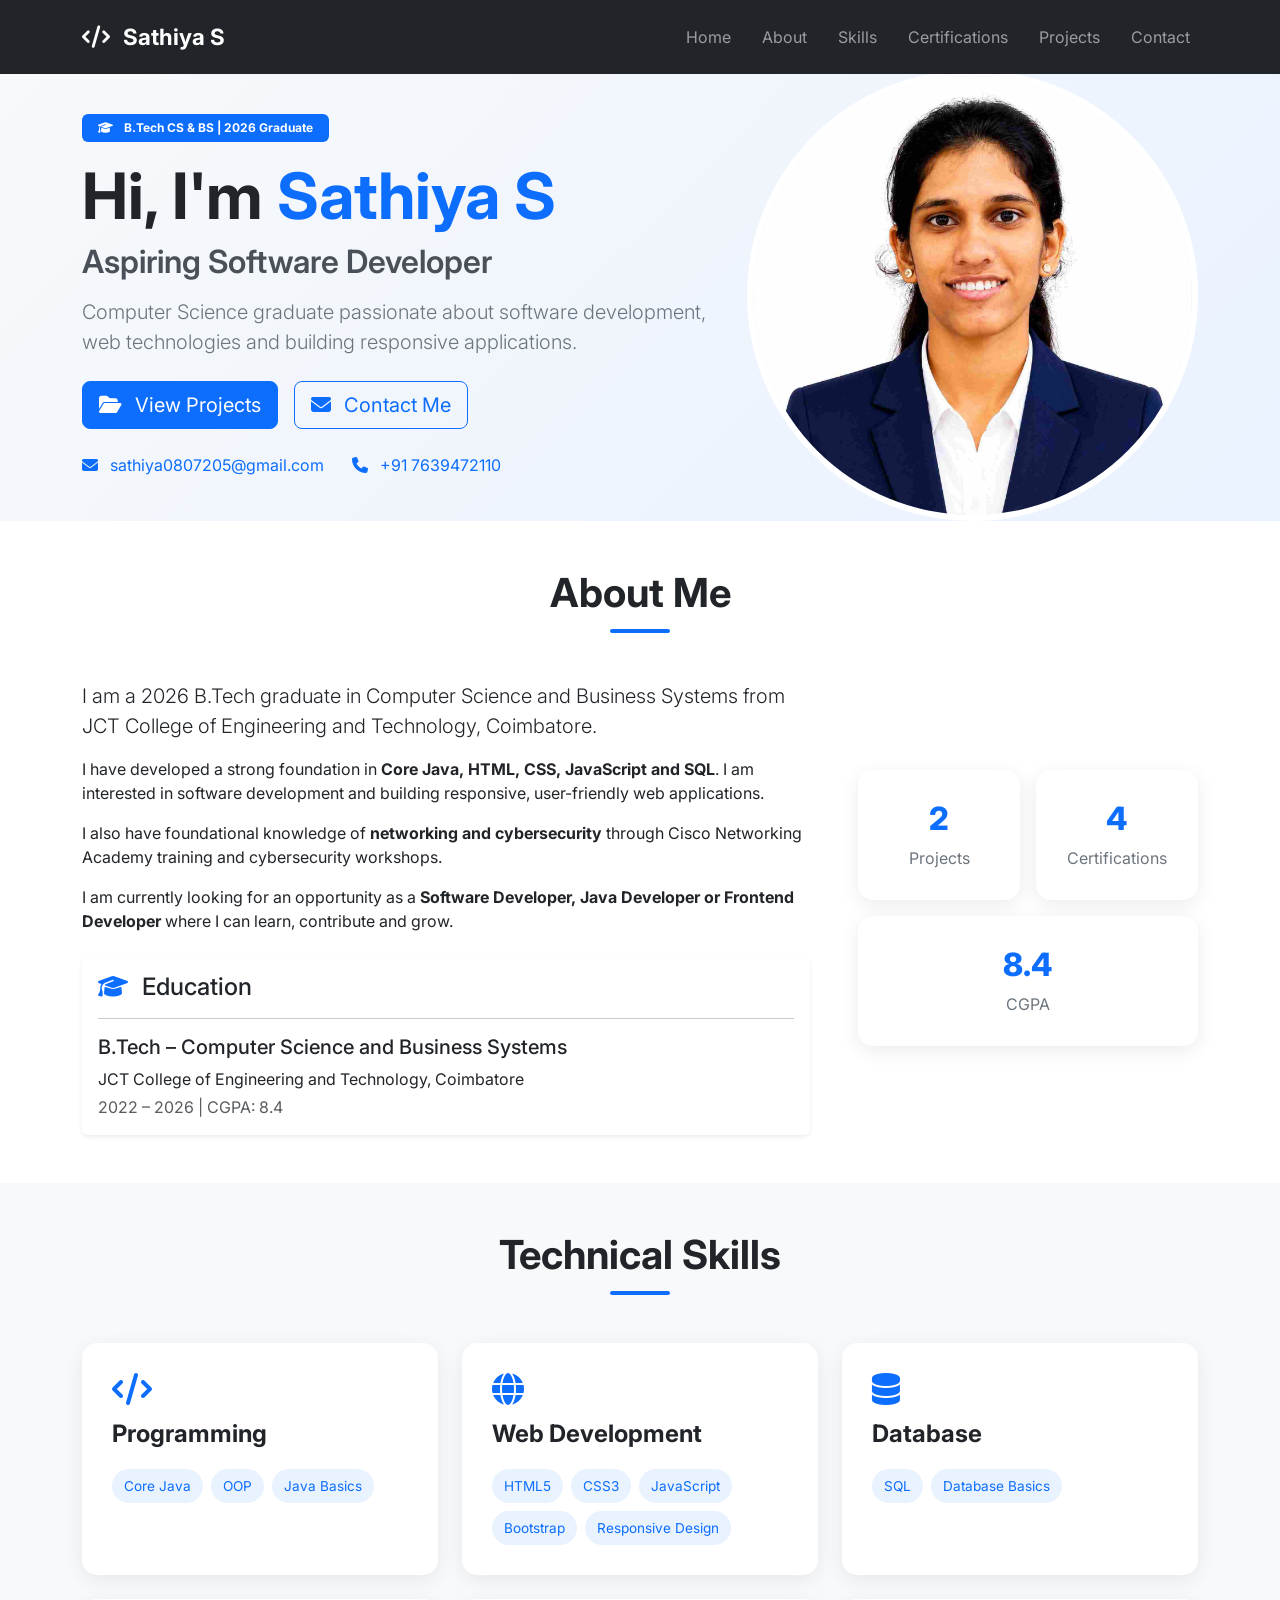
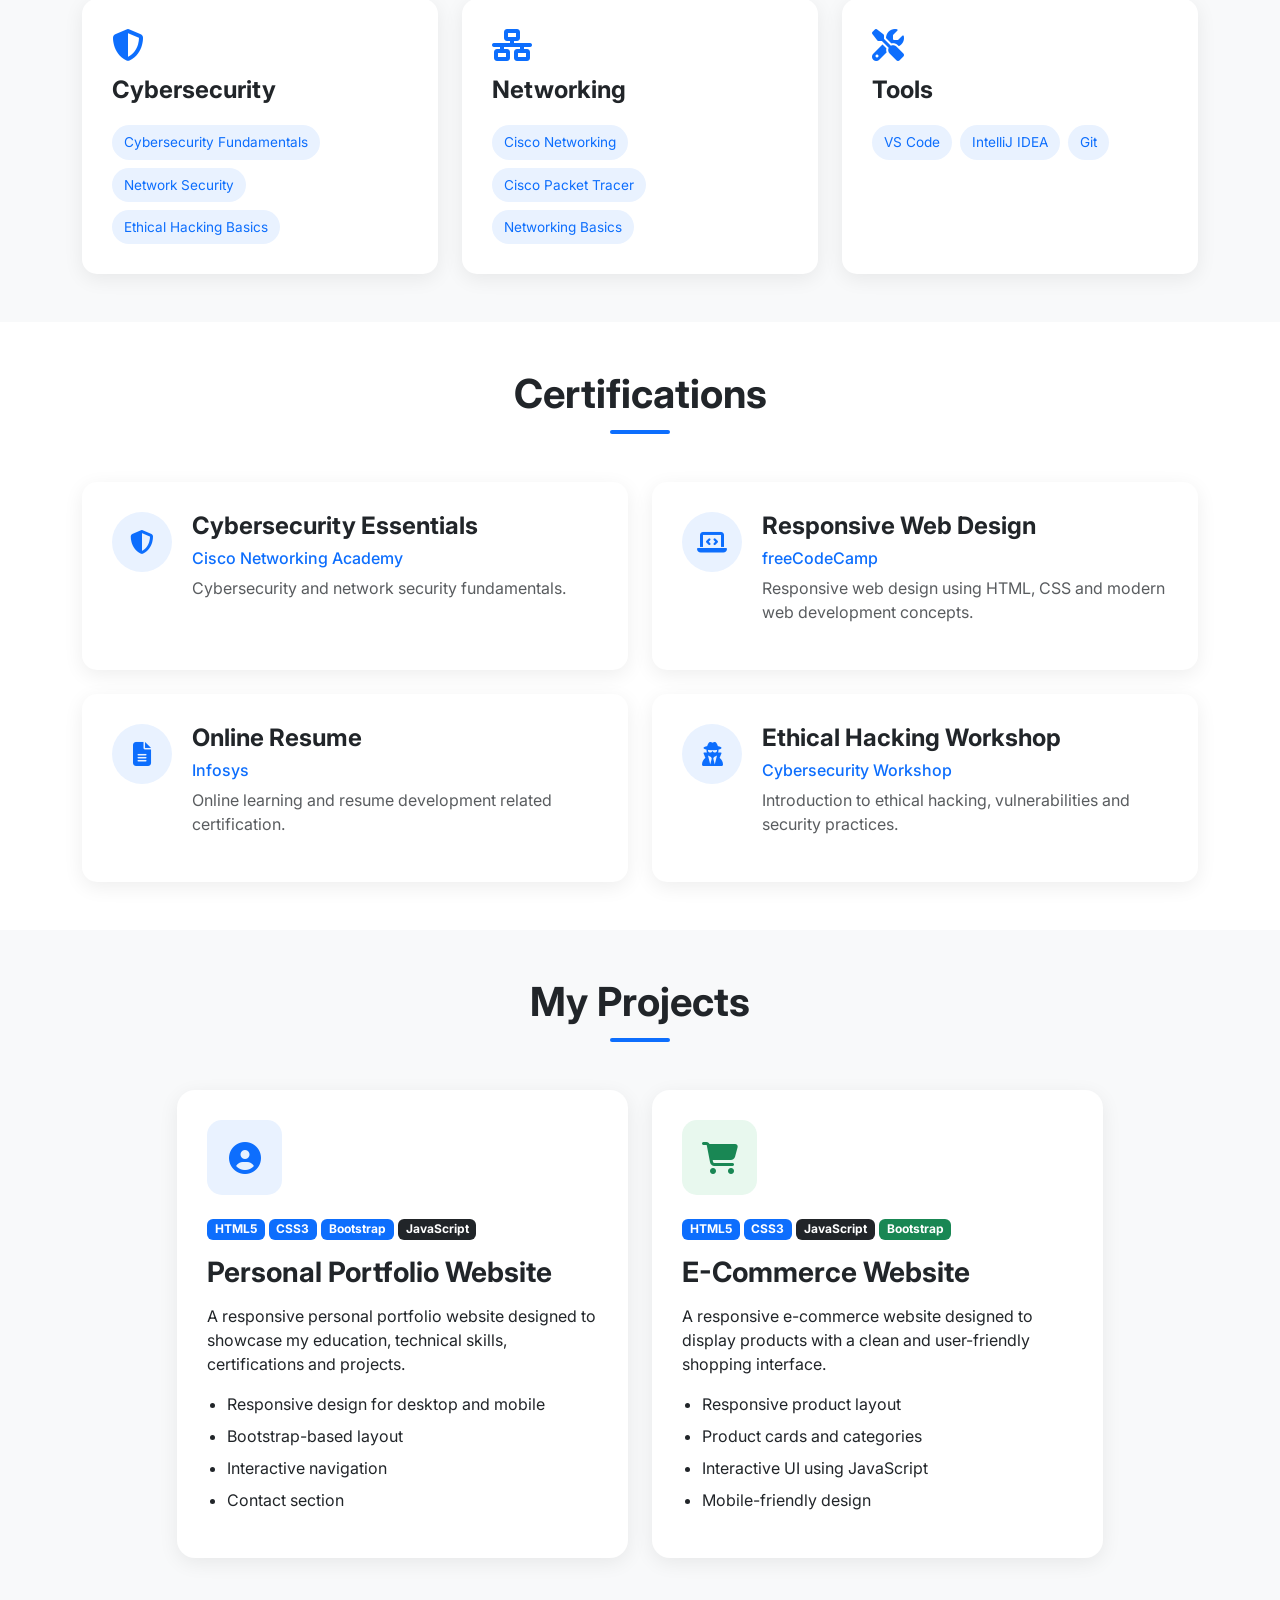
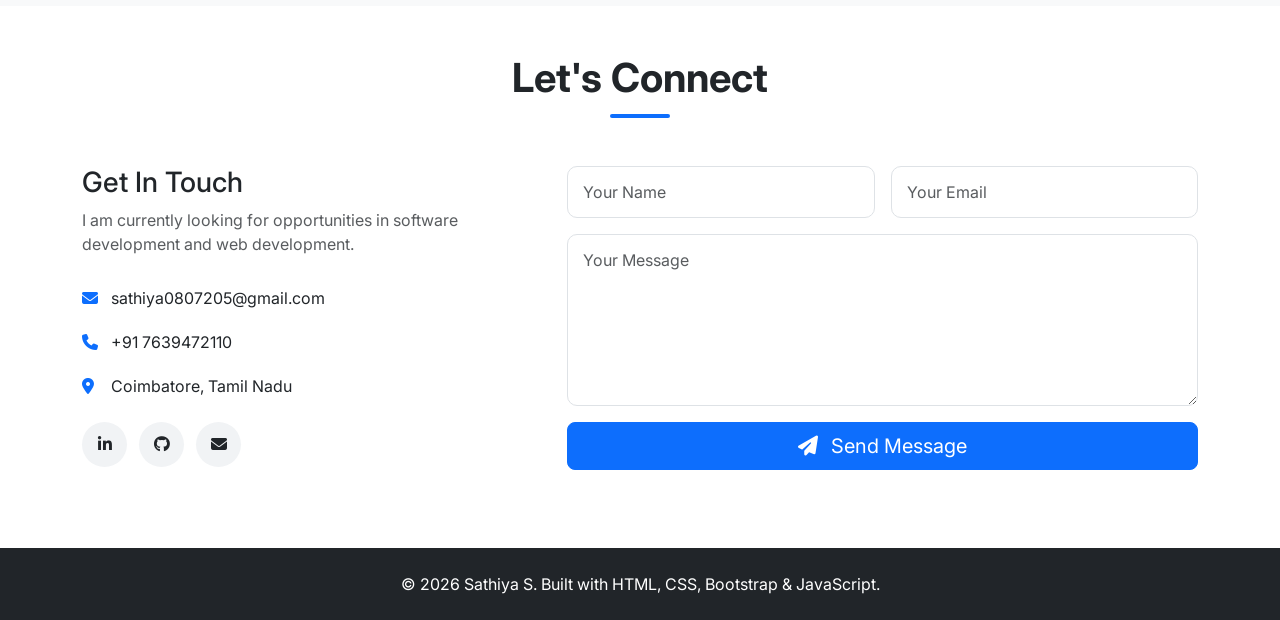
<file: index.html>
<!DOCTYPE html>
<html lang="en">

<head>

    <meta charset="UTF-8">
    <meta name="viewport" content="width=device-width, initial-scale=1.0">

    <title>Sathiya S | Software Developer Portfolio</title>

    <!-- Bootstrap 5 -->
    <link
        href="https://cdn.jsdelivr.net/npm/bootstrap@5.3.3/dist/css/bootstrap.min.css"
        rel="stylesheet"
    >

    <!-- Font Awesome -->
    <link
        rel="stylesheet"
        href="https://cdnjs.cloudflare.com/ajax/libs/font-awesome/6.4.0/css/all.min.css"
    >

    <!-- Google Font -->
    <link rel="preconnect" href="https://fonts.googleapis.com">
    <link rel="preconnect" href="https://fonts.gstatic.com" crossorigin>

    <link
        href="https://fonts.googleapis.com/css2?family=Inter:wght@300;400;500;600;700;800&display=swap"
        rel="stylesheet"
    >

    <!-- Custom CSS -->
    <link rel="stylesheet" href="Portfolio.css">

</head>


<body>


<!-- ================= NAVBAR ================= -->

<nav class="navbar navbar-expand-lg navbar-dark bg-dark fixed-top">

    <div class="container">

        <a class="navbar-brand fw-bold" href="#home">

            <i class="fas fa-code me-2"></i>
            Sathiya S

        </a>


        <button
            class="navbar-toggler"
            type="button"
            data-bs-toggle="collapse"
            data-bs-target="#navbarMenu"
        >

            <span class="navbar-toggler-icon"></span>

        </button>


        <div class="collapse navbar-collapse" id="navbarMenu">

            <ul class="navbar-nav ms-auto">

                <li class="nav-item">
                    <a class="nav-link" href="#home">
                        Home
                    </a>
                </li>

                <li class="nav-item">
                    <a class="nav-link" href="#about">
                        About
                    </a>
                </li>

                <li class="nav-item">
                    <a class="nav-link" href="#skills">
                        Skills
                    </a>
                </li>

                <li class="nav-item">
                    <a class="nav-link" href="#certifications">
                        Certifications
                    </a>
                </li>

                <li class="nav-item">
                    <a class="nav-link" href="#projects">
                        Projects
                    </a>
                </li>

                <li class="nav-item">
                    <a class="nav-link" href="#contact">
                        Contact
                    </a>
                </li>

            </ul>

        </div>

    </div>

</nav>



<!-- ================= HERO ================= -->
<section id="home" class="hero-section">

    <div class="container">

        <div class="row align-items-center hero-row">

            <!-- LEFT SIDE - TEXT -->
            <div class="col-lg-7">

                <span class="badge bg-primary px-3 py-2 mb-3">

                    <i class="fas fa-graduation-cap me-2"></i>

                    B.Tech CS & BS | 2026 Graduate

                </span>

                <h1 class="display-3 fw-bold">

                    Hi, I'm
                    <span class="text-primary">
                        Sathiya S
                    </span>

                </h1>

                <h2 class="hero-subtitle">
                    Aspiring Software Developer
                </h2>

                <p class="lead text-secondary mt-3">

                    Computer Science graduate passionate about
                    software development, web technologies and
                    building responsive applications.

                </p>

                <div class="mt-4 d-flex gap-3 flex-wrap">

                    <a href="#projects"
                       class="btn btn-primary btn-lg">

                        <i class="fas fa-folder-open me-2"></i>
                        View Projects

                    </a>

                    <a href="#contact"
                       class="btn btn-outline-primary btn-lg">

                        <i class="fas fa-envelope me-2"></i>
                        Contact Me

                    </a>

                </div>

                <div class="mt-4">

                    <a href="mailto:sathiya0807205@gmail.com"
                       class="text-decoration-none me-4">

                        <i class="fas fa-envelope me-2"></i>
                        sathiya0807205@gmail.com

                    </a>

                    <a href="tel:+917639472110"
                       class="text-decoration-none">

                        <i class="fas fa-phone me-2"></i>
                        +91 7639472110

                    </a>

                </div>

            </div>


            <!-- RIGHT SIDE - PHOTO -->
            <div class="col-lg-5">

                <div class="profile-container">

                    <img
                        src="sathiya_profile_pic.jpeg"
                        alt="Sathiya S"
                        class="profile-photo"
                    >

                </div>

            </div>

        </div>

    </div>

</section>
                    
<!-- ================= ABOUT ================= -->

<section id="about" class="py-5">

    <div class="container">

        <div class="section-heading text-center mb-5">

            <h2>
                About Me
            </h2>

            <div class="heading-line"></div>

        </div>


        <div class="row align-items-center g-5">


            <div class="col-lg-8">

                <p class="lead">

                    I am a 2026 B.Tech graduate in Computer Science
                    and Business Systems from JCT College of Engineering
                    and Technology, Coimbatore.

                </p>


                <p>

                    I have developed a strong foundation in
                    <strong>Core Java, HTML, CSS, JavaScript and SQL</strong>.
                    I am interested in software development and
                    building responsive, user-friendly web applications.

                </p>


                <p>

                    I also have foundational knowledge of
                    <strong>networking and cybersecurity</strong>
                    through Cisco Networking Academy training
                    and cybersecurity workshops.

                </p>


                <p>

                    I am currently looking for an opportunity as a
                    <strong>Software Developer, Java Developer or
                    Frontend Developer</strong> where I can learn,
                    contribute and grow.

                </p>


                <!-- Education -->

                <div class="card border-0 shadow-sm mt-4">

                    <div class="card-body">

                        <h4>

                            <i class="fas fa-graduation-cap text-primary me-2"></i>

                            Education

                        </h4>

                        <hr>

                        <h5>
                            B.Tech – Computer Science and Business Systems
                        </h5>

                        <p class="mb-1">

                            JCT College of Engineering and Technology,
                            Coimbatore

                        </p>

                        <p class="text-muted mb-0">

                            2022 – 2026 | CGPA: 8.4

                        </p>

                    </div>

                </div>

            </div>


            <!-- Stats -->

            <div class="col-lg-4">

                <div class="row g-3">


                    <div class="col-6">

                        <div class="stat-card">

                            <h2>2</h2>

                            <p>
                                Projects
                            </p>

                        </div>

                    </div>


                    <div class="col-6">

                        <div class="stat-card">

                            <h2>4</h2>

                            <p>
                                Certifications
                            </p>

                        </div>

                    </div>


                    <div class="col-12">

                        <div class="stat-card">

                            <h2>8.4</h2>

                            <p>
                                CGPA
                            </p>

                        </div>

                    </div>

                </div>

            </div>

        </div>

    </div>

</section>



<!-- ================= SKILLS ================= -->

<section id="skills" class="py-5 bg-light">

    <div class="container">

        <div class="section-heading text-center mb-5">

            <h2>
                Technical Skills
            </h2>

            <div class="heading-line"></div>

        </div>


        <div class="row g-4">


            <!-- Java -->

            <div class="col-md-6 col-lg-4">

                <div class="skill-card">

                    <i class="fas fa-code skill-icon"></i>

                    <h4>
                        Programming
                    </h4>

                    <div class="skill-tags">

                        <span>
                            Core Java
                        </span>

                        <span>
                            OOP
                        </span>

                        <span>
                            Java Basics
                        </span>

                    </div>

                </div>

            </div>


            <!-- Web -->

            <div class="col-md-6 col-lg-4">

                <div class="skill-card">

                    <i class="fas fa-globe skill-icon"></i>

                    <h4>
                        Web Development
                    </h4>

                    <div class="skill-tags">

                        <span>
                            HTML5
                        </span>

                        <span>
                            CSS3
                        </span>

                        <span>
                            JavaScript
                        </span>

                        <span>
                            Bootstrap
                        </span>

                        <span>
                            Responsive Design
                        </span>

                    </div>

                </div>

            </div>


            <!-- Database -->

            <div class="col-md-6 col-lg-4">

                <div class="skill-card">

                    <i class="fas fa-database skill-icon"></i>

                    <h4>
                        Database
                    </h4>

                    <div class="skill-tags">

                        <span>
                            SQL
                        </span>

                        <span>
                            Database Basics
                        </span>

                    </div>

                </div>

            </div>


            <!-- Cybersecurity -->

            <div class="col-md-6 col-lg-4">

                <div class="skill-card">

                    <i class="fas fa-shield-halved skill-icon"></i>

                    <h4>
                        Cybersecurity
                    </h4>

                    <div class="skill-tags">

                        <span>
                            Cybersecurity Fundamentals
                        </span>

                        <span>
                            Network Security
                        </span>

                        <span>
                            Ethical Hacking Basics
                        </span>

                    </div>

                </div>

            </div>


            <!-- Networking -->

            <div class="col-md-6 col-lg-4">

                <div class="skill-card">

                    <i class="fas fa-network-wired skill-icon"></i>

                    <h4>
                        Networking
                    </h4>

                    <div class="skill-tags">

                        <span>
                            Cisco Networking
                        </span>

                        <span>
                            Cisco Packet Tracer
                        </span>

                        <span>
                            Networking Basics
                        </span>

                    </div>

                </div>

            </div>


            <!-- Tools -->

            <div class="col-md-6 col-lg-4">

                <div class="skill-card">

                    <i class="fas fa-tools skill-icon"></i>

                    <h4>
                        Tools
                    </h4>

                    <div class="skill-tags">

                        <span>
                            VS Code
                        </span>

                        <span>
                            IntelliJ IDEA
                        </span>

                        <span>
                            Git
                        </span>

                    </div>

                </div>

            </div>

        </div>

    </div>

</section>



<!-- ================= CERTIFICATIONS ================= -->

<section id="certifications" class="py-5">

    <div class="container">

        <div class="section-heading text-center mb-5">

            <h2>
                Certifications
            </h2>

            <div class="heading-line"></div>

        </div>


        <div class="row g-4">


            <!-- Cisco -->

            <div class="col-md-6">

                <div class="cert-card">

                    <div class="cert-icon">

                        <i class="fas fa-shield-halved"></i>

                    </div>

                    <div>

                        <h4>
                            Cybersecurity Essentials
                        </h4>

                        <h6>
                            Cisco Networking Academy
                        </h6>

                        <p class="text-muted">
                            Cybersecurity and network security
                            fundamentals.
                        </p>

                    </div>

                </div>

            </div>


            <!-- FreeCodeCamp -->

            <div class="col-md-6">

                <div class="cert-card">

                    <div class="cert-icon">

                        <i class="fas fa-laptop-code"></i>

                    </div>

                    <div>

                        <h4>
                            Responsive Web Design
                        </h4>

                        <h6>
                            freeCodeCamp
                        </h6>

                        <p class="text-muted">

                            Responsive web design using HTML,
                            CSS and modern web development concepts.

                        </p>

                    </div>

                </div>

            </div>


            <!-- Infosys -->

            <div class="col-md-6">

                <div class="cert-card">

                    <div class="cert-icon">

                        <i class="fas fa-file-lines"></i>

                    </div>

                    <div>

                        <h4>
                            Online Resume
                        </h4>

                        <h6>
                            Infosys
                        </h6>

                        <p class="text-muted">

                            Online learning and resume development
                            related certification.

                        </p>

                    </div>

                </div>

            </div>


            <!-- Ethical Hacking -->

            <div class="col-md-6">

                <div class="cert-card">

                    <div class="cert-icon">

                        <i class="fas fa-user-secret"></i>

                    </div>

                    <div>

                        <h4>
                            Ethical Hacking Workshop
                        </h4>

                        <h6>
                            Cybersecurity Workshop
                        </h6>

                        <p class="text-muted">

                            Introduction to ethical hacking,
                            vulnerabilities and security practices.

                        </p>

                    </div>

                </div>

            </div>

        </div>

    </div>

</section>



<!-- ================= PROJECTS ================= -->

<section id="projects" class="py-5 bg-light">

    <div class="container">

        <div class="section-heading text-center mb-5">

            <h2>
                My Projects
            </h2>

            <div class="heading-line"></div>

        </div>


        <div class="row justify-content-center g-4">


            <!-- Portfolio -->

            <div class="col-md-6 col-lg-5">

                <div class="project-card h-100">

                    <div class="project-icon">

                        <i class="fas fa-user-circle"></i>

                    </div>


                    <div class="project-content">

                        <div class="mb-3">

                            <span class="badge bg-primary">
                                HTML5
                            </span>

                            <span class="badge bg-primary">
                                CSS3
                            </span>

                            <span class="badge bg-primary">
                                Bootstrap
                            </span>

                            <span class="badge bg-dark">
                                JavaScript
                            </span>

                        </div>


                        <h3>
                            Personal Portfolio Website
                        </h3>


                        <p>

                            A responsive personal portfolio website
                            designed to showcase my education,
                            technical skills, certifications and
                            projects.

                        </p>


                        <ul>

                            <li>
                                Responsive design for desktop and mobile
                            </li>

                            <li>
                                Bootstrap-based layout
                            </li>

                            <li>
                                Interactive navigation
                            </li>

                            <li>
                                Contact section
                            </li>

                        </ul>

                    </div>

                </div>

            </div>



            <!-- E-Commerce -->

            <div class="col-md-6 col-lg-5">

                <div class="project-card h-100">

                    <div class="project-icon ecommerce-icon">

                        <i class="fas fa-cart-shopping"></i>

                    </div>


                    <div class="project-content">

                        <div class="mb-3">

                            <span class="badge bg-primary">
                                HTML5
                            </span>

                            <span class="badge bg-primary">
                                CSS3
                            </span>

                            <span class="badge bg-dark">
                                JavaScript
                            </span>

                            <span class="badge bg-success">
                                Bootstrap
                            </span>

                        </div>


                        <h3>
                            E-Commerce Website
                        </h3>


                        <p>

                            A responsive e-commerce website designed
                            to display products with a clean and
                            user-friendly shopping interface.

                        </p>


                        <ul>

                            <li>
                                Responsive product layout
                            </li>

                            <li>
                                Product cards and categories
                            </li>

                            <li>
                                Interactive UI using JavaScript
                            </li>

                            <li>
                                Mobile-friendly design
                            </li>

                        </ul>

                    </div>

                </div>

            </div>

        </div>

    </div>

</section>



<!-- ================= CONTACT ================= -->

<section id="contact" class="py-5">

    <div class="container">

        <div class="section-heading text-center mb-5">

            <h2>
                Let's Connect
            </h2>

            <div class="heading-line"></div>

        </div>


        <div class="row g-5">


            <!-- Contact Details -->

            <div class="col-lg-5">

                <h3>
                    Get In Touch
                </h3>

                <p class="text-muted">

                    I am currently looking for opportunities
                    in software development and web development.

                </p>


                <div class="contact-info">

                    <p>

                        <i class="fas fa-envelope"></i>

                        sathiya0807205@gmail.com

                    </p>


                    <p>

                        <i class="fas fa-phone"></i>

                        +91 7639472110

                    </p>


                    <p>

                        <i class="fas fa-location-dot"></i>

                        Coimbatore, Tamil Nadu

                    </p>

                </div>


                <div class="social-links mt-4">

                    <a
                        href="https://linkedin.com/in/sathiya-s-b53043268"
                        target="_blank"
                    >

                        <i class="fab fa-linkedin-in"></i>

                    </a>


                    <a
                        href="https://github.com/sathiya0807205-alt"
                        target="_blank"
                    >

                        <i class="fab fa-github"></i>

                    </a>


                    <a
                        href="mailto:sathiya0807205@gmail.com"
                    >

                        <i class="fas fa-envelope"></i>

                    </a>

                </div>

            </div>


            <!-- Contact Form -->

            <div class="col-lg-7">

                <form id="contactForm">

                    <div class="row g-3">


                        <div class="col-md-6">

                            <input
                                type="text"
                                id="name"
                                class="form-control"
                                placeholder="Your Name"
                                required
                            >

                        </div>


                        <div class="col-md-6">

                            <input
                                type="email"
                                id="email"
                                class="form-control"
                                placeholder="Your Email"
                                required
                            >

                        </div>


                        <div class="col-12">

                            <textarea
                                id="message"
                                class="form-control"
                                rows="6"
                                placeholder="Your Message"
                                required
                            ></textarea>

                        </div>


                        <div class="col-12">

                            <button
                                type="submit"
                                class="btn btn-primary btn-lg w-100"
                            >

                                <i class="fas fa-paper-plane me-2"></i>

                                Send Message

                            </button>

                        </div>

                    </div>

                </form>

            </div>

        </div>

    </div>

</section>



<!-- ================= FOOTER ================= -->

<footer class="bg-dark text-white text-center py-4">

    <div class="container">

        <p class="mb-0">

            © 2026 Sathiya S.
            Built with HTML, CSS, Bootstrap & JavaScript.

        </p>

    </div>

</footer>



<!-- Bootstrap JS -->

<script
    src="https://cdn.jsdelivr.net/npm/bootstrap@5.3.3/dist/js/bootstrap.bundle.min.js">
</script>


<!-- Custom JS -->

<script src="Portfolio.js"></script>


</body>

</html>
</file>
<file: Portfolio.css>
/* ================================
   GLOBAL
================================ */

* {
    margin: 0;
    padding: 0;
    box-sizing: border-box;
}

html {
    scroll-behavior: smooth;
}

body {
    font-family: "Inter", sans-serif;
    color: #212529;
}


/* ================================
   NAVBAR
================================ */

.navbar {
    padding: 15px 0;
}

.navbar-brand {
    font-size: 1.4rem;
}

.nav-link {
    margin-left: 15px;
    transition: 0.3s;
}

.nav-link:hover {
    color: #0d6efd !important;
}


/* ================================
   HERO
================================ */

.hero-section {
    background:
        linear-gradient(
            135deg,
            #f8f9fa,
            #e9f2ff
        );

    padding-top: 70px;
}

.hero-subtitle {
    font-weight: 600;
    color: #495057;
}

.hero-section .lead {
    max-width: 700px;
}

/* ================================
   PROFILE PHOTO
================================ */

.profile-photo-wrapper {
    width: 320px;
    height: 320px;

    margin: 0 auto;

    padding: 8px;

    border-radius: 50%;

    background: linear-gradient(
        135deg,
        #0d6efd,
        #6f42c1
    );

    box-shadow:
        0 15px 40px rgba(13, 110, 253, 0.25);

    transition: 0.4s;
}


.profile-photo-wrapper:hover {

    transform: translateY(-8px) scale(1.02);

    box-shadow:
        0 20px 50px rgba(13, 110, 253, 0.35);
}


.profile-photo {

    width: 100%;
    height: 100%;

    object-fit: cover;

    border-radius: 50%;

    border: 6px solid white;

    display: block;
}


/* ================================
   MOBILE PHOTO
================================ */

@media (max-width: 768px) {

    .profile-photo-wrapper {

        width: 240px;
        height: 240px;

    }

}


/* ================================
   SECTION HEADINGS
================================ */

.section-heading h2 {
    font-weight: 700;
    font-size: 2.5rem;
}

.heading-line {
    width: 60px;
    height: 4px;
    background: #0d6efd;
    margin: 12px auto;
    border-radius: 10px;
}


/* ================================
   STATS
================================ */

.stat-card {
    background: white;
    padding: 30px 15px;
    text-align: center;
    border-radius: 15px;
    box-shadow: 0 5px 20px rgba(0, 0, 0, 0.08);
    transition: 0.3s;
}

.stat-card:hover {
    transform: translateY(-5px);
}

.stat-card h2 {
    color: #0d6efd;
    font-weight: 800;
}

.stat-card p {
    margin: 0;
    color: #6c757d;
}


/* ================================
   SKILLS
================================ */

.skill-card {
    height: 100%;
    background: white;
    padding: 30px;
    border-radius: 15px;
    box-shadow: 0 5px 20px rgba(0, 0, 0, 0.07);
    transition: 0.3s;
}

.skill-card:hover {
    transform: translateY(-7px);
    box-shadow: 0 10px 30px rgba(0, 0, 0, 0.12);
}

.skill-icon {
    font-size: 2rem;
    color: #0d6efd;
    margin-bottom: 15px;
}

.skill-card h4 {
    font-weight: 700;
    margin-bottom: 20px;
}

.skill-tags {
    display: flex;
    flex-wrap: wrap;
    gap: 8px;
}

.skill-tags span {
    background: #e9f2ff;
    color: #0d6efd;
    padding: 7px 12px;
    border-radius: 20px;
    font-size: 0.85rem;
}


/* ================================
   CERTIFICATIONS
================================ */

.cert-card {
    height: 100%;
    display: flex;
    gap: 20px;
    padding: 30px;
    background: white;
    border-radius: 15px;
    box-shadow: 0 5px 20px rgba(0, 0, 0, 0.07);
    transition: 0.3s;
}

.cert-card:hover {
    transform: translateY(-5px);
}

.cert-icon {
    min-width: 60px;
    height: 60px;

    display: flex;
    align-items: center;
    justify-content: center;

    border-radius: 50%;

    background: #e9f2ff;
    color: #0d6efd;

    font-size: 1.5rem;
}

.cert-card h4 {
    font-weight: 700;
}

.cert-card h6 {
    color: #0d6efd;
}


/* ================================
   PROJECTS
================================ */

.project-card {
    background: white;
    border-radius: 18px;
    padding: 30px;

    box-shadow:
        0 5px 20px rgba(0, 0, 0, 0.07);

    transition: 0.3s;
}

.project-card:hover {
    transform: translateY(-8px);

    box-shadow:
        0 15px 35px rgba(0, 0, 0, 0.12);
}

.project-icon {
    width: 75px;
    height: 75px;

    display: flex;
    align-items: center;
    justify-content: center;

    background: #e9f2ff;

    color: #0d6efd;

    border-radius: 15px;

    font-size: 2rem;

    margin-bottom: 20px;
}

.ecommerce-icon {
    background: #e8f8ee;
    color: #198754;
}

.project-content h3 {
    font-weight: 700;
    margin-bottom: 15px;
}

.project-content ul {
    padding-left: 20px;
}

.project-content li {
    margin-bottom: 8px;
}


/* ================================
   CONTACT
================================ */

.contact-info {
    margin-top: 30px;
}

.contact-info p {
    margin-bottom: 20px;
}

.contact-info i {
    color: #0d6efd;
    width: 25px;
}

.social-links {
    display: flex;
    gap: 12px;
}

.social-links a {
    width: 45px;
    height: 45px;

    display: flex;
    align-items: center;
    justify-content: center;

    background: #f1f3f5;

    color: #212529;

    border-radius: 50%;

    text-decoration: none;

    transition: 0.3s;
}

.social-links a:hover {
    background: #0d6efd;
    color: white;
    transform: translateY(-4px);
}


/* ================================
   CONTACT FORM
================================ */

.form-control {
    padding: 13px 15px;
    border-radius: 10px;
}

.form-control:focus {
    border-color: #0d6efd;
    box-shadow: 0 0 0 0.2rem rgba(13, 110, 253, 0.15);
}


/* ================================
   FOOTER
================================ */

footer {
    margin-top: 30px;
}


/* ================================
   MOBILE
================================ */

@media (max-width: 768px) {

    .hero-section {
        text-align: center;
    }

    .hero-section h1 {
        font-size: 2.5rem;
    }

    .hero-section h2 {
        font-size: 1.5rem;
    }

    .hero-section .d-flex {
        justify-content: center;
    }

    .section-heading h2 {
        font-size: 2rem;
    }

    .cert-card {
        flex-direction: column;
    }

}
</file>
